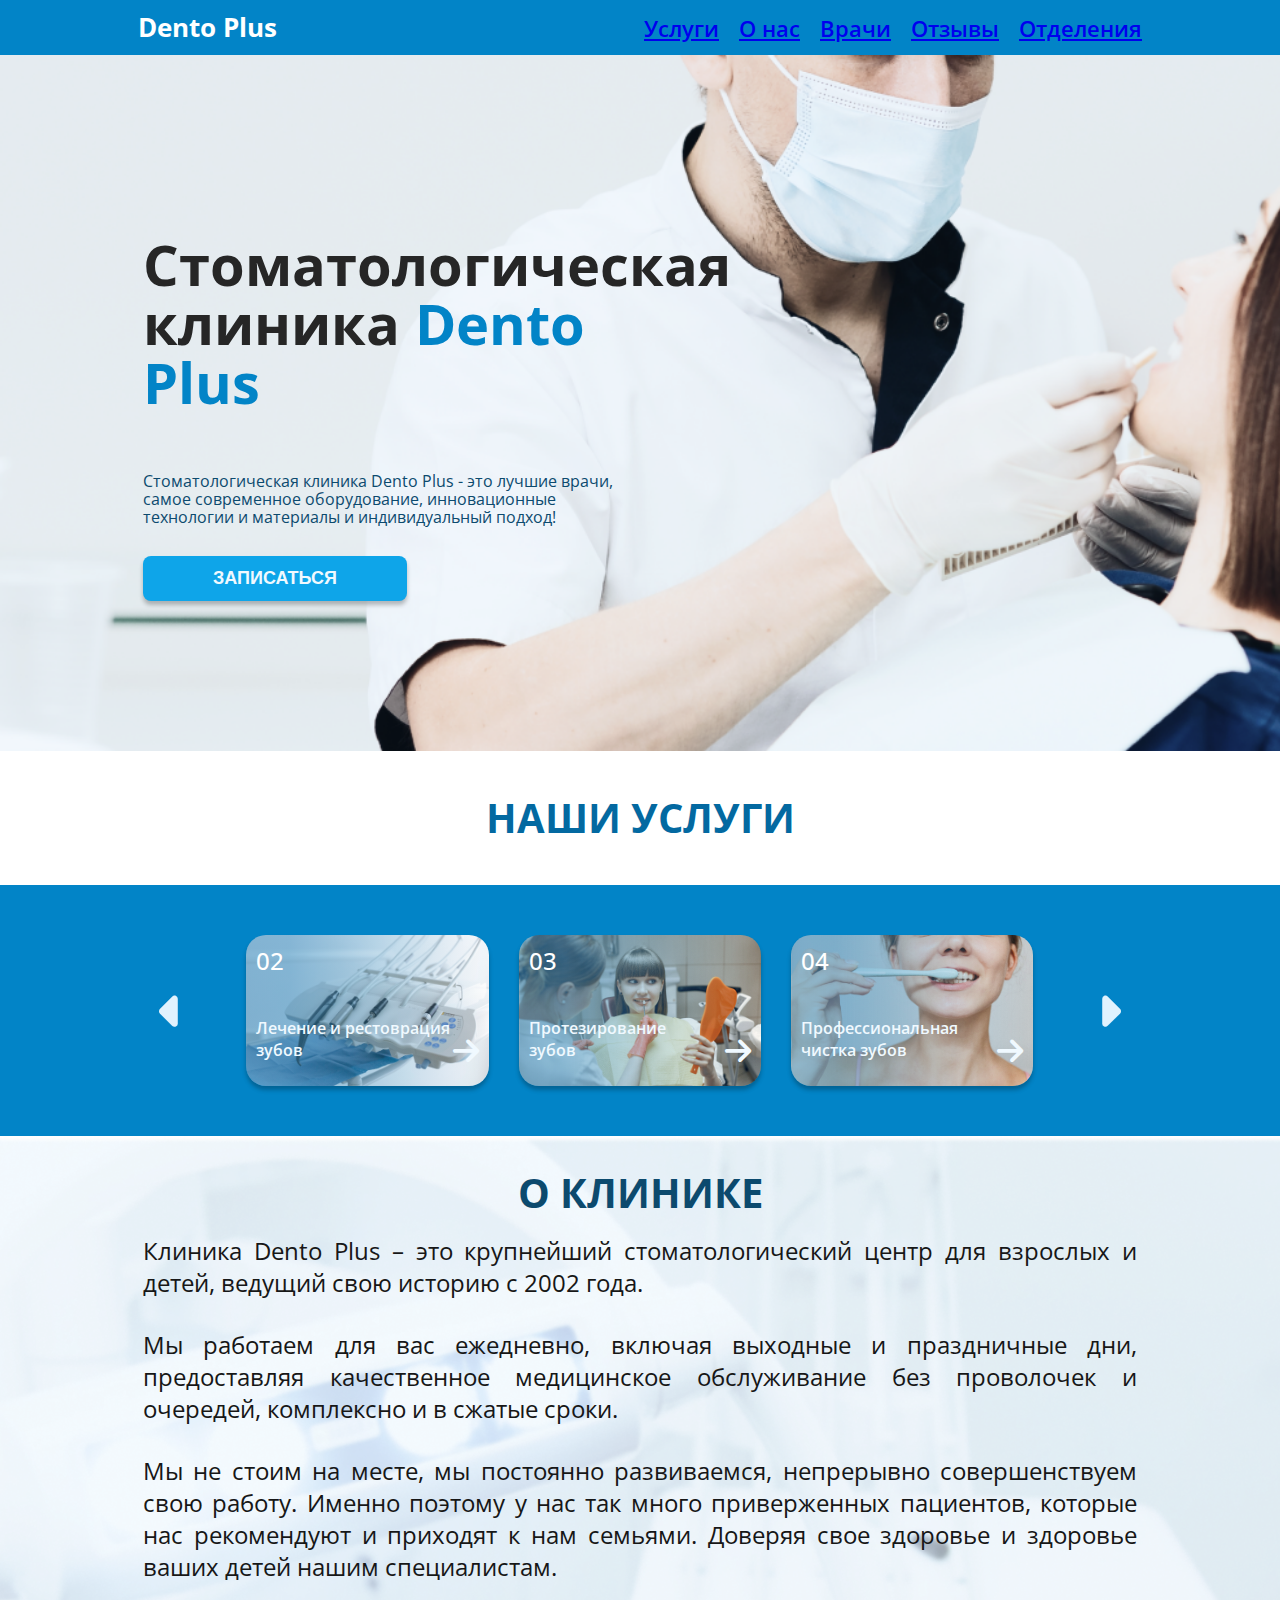
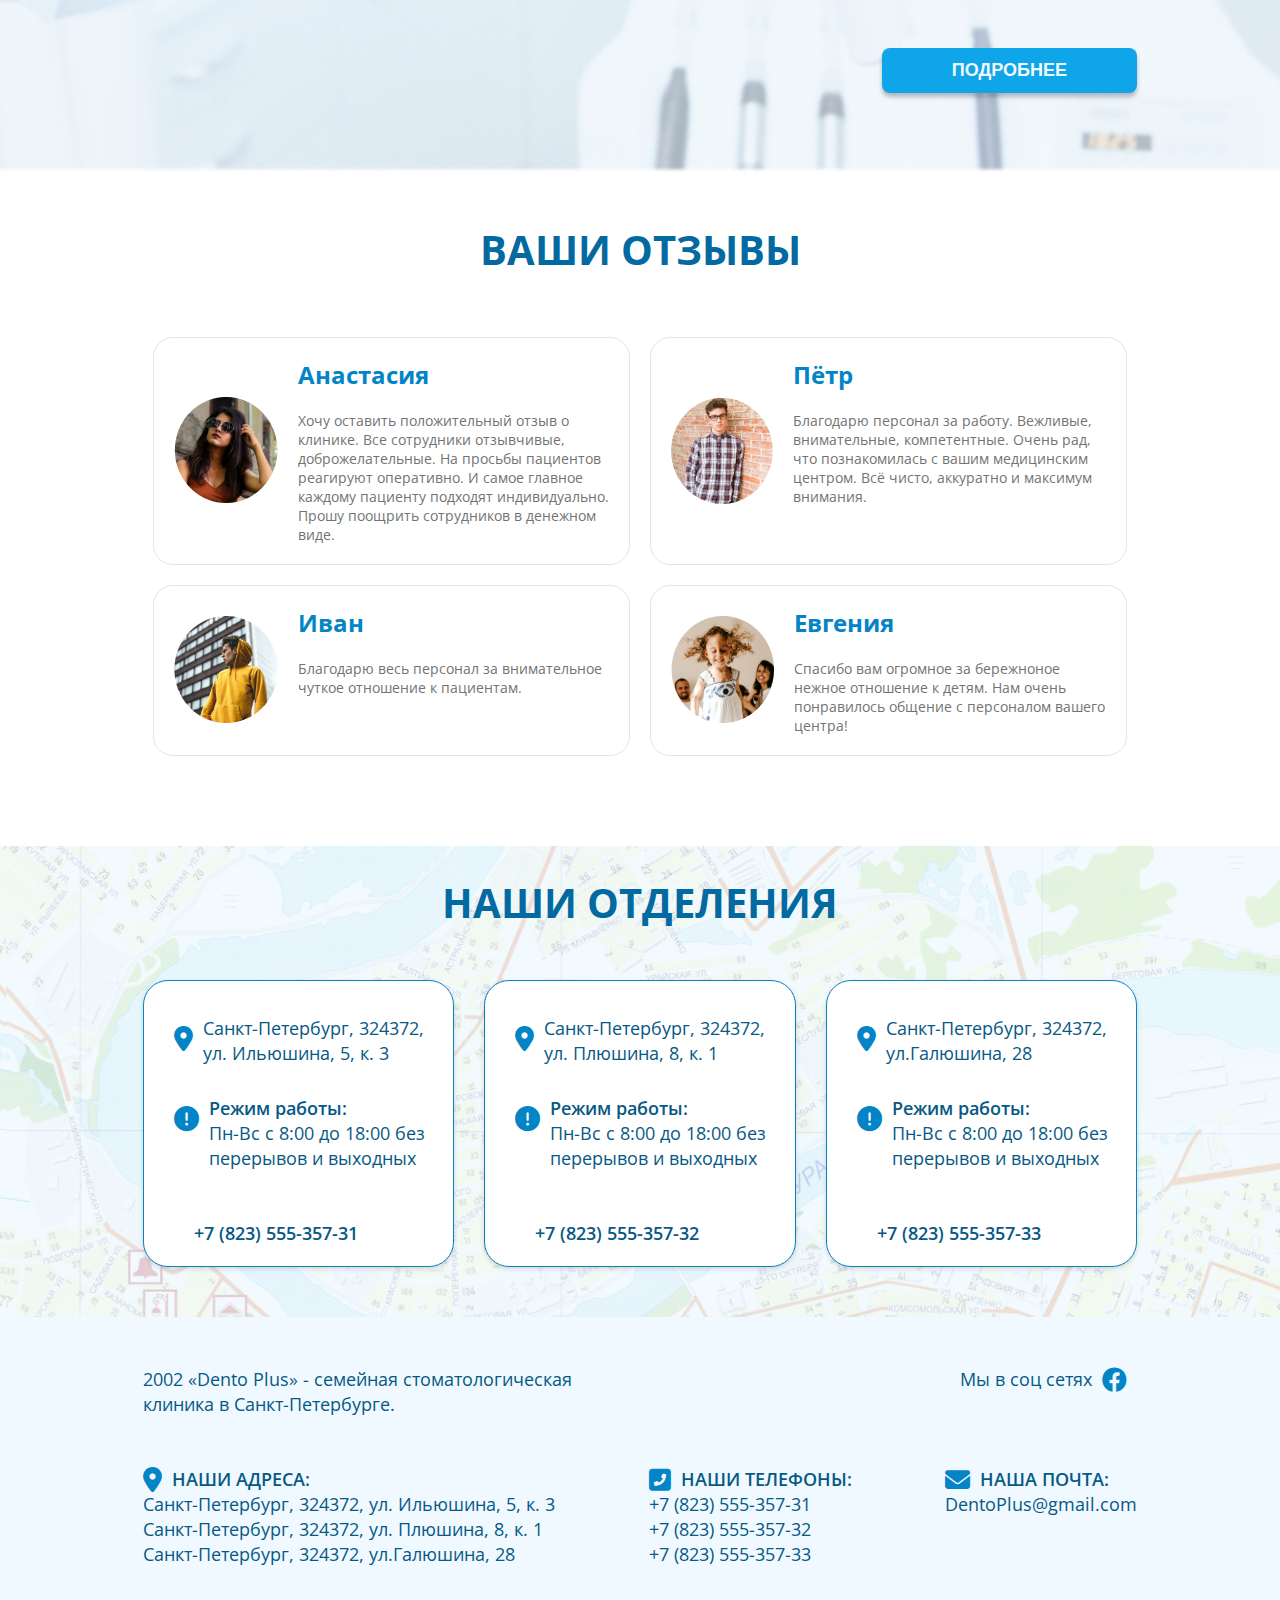
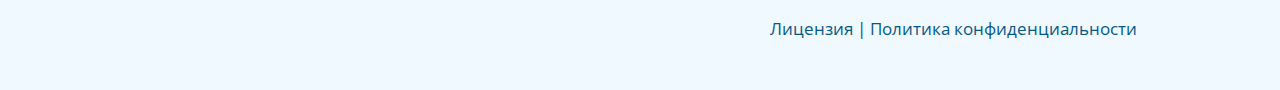
<file: index.html>
<!DOCTYPE html>
<html lang="en">
<head>
    <meta charset="UTF-8">
    <meta http-equiv="X-UA-Compatible" content="IE=edge">
    <meta name="viewport" content="width=device-width, initial-scale=1.0">
    <link rel="stylesheet" type="text/css" href="reset.css"/>
    <link rel="stylesheet" type="text/css" href="styles.css"/>
    <link rel="preconnect" href="https://fonts.googleapis.com">
    <link rel="preconnect" href="https://fonts.gstatic.com" crossorigin>
    <link href="https://fonts.googleapis.com/css2?family=Open+Sans:wght@400;600;700&display=swap" rel="stylesheet">
    <link rel="stylesheet" href="icons/css/all.css"/>
    <title>Dental clinic</title>
</head>
<body>
    <header>
        <nav class="header_menu_container">
            <ul class="header_navigation">
                <div class="header_name">
                    <p>Dentо Plus</p>
                </div>
                <div class="header_menu">                 
                    <li class="header_menu_blok">
                        <a href="caries.html#caries">Услуги</a>
                    </li>
                    <li class="header_menu_blok">
                        <a href="#about">О нас</a>
                    </li>
                    <li class="header_menu_blok">
                        <a href="doctors.html#doctors">Врачи</a>
                    </li>
                    <li class="header_menu_blok">
                        <a href="#reviews">Отзывы</a>
                    </li>
                    <li class="header_menu_blok">
                        <a href="#branches">Отделения</a>
                    </li>   
                </div>              
           </ul>
           <div class="mobile_menu">
            <button onclick="myFunction()" class="dropbtn">МЕНЮ</button>
            <div id="mobile_menu" class="mobile_menu_content">
              <a href="caries.html#caries">Услуги</a>
              <a href="#about">О нас</a>
              <a href="/doctors.html">Врачи</a>
              <a href="#reviews">Отзывы</a>
              <a href="#branches">Отделения</a>
            </div>
          </div>
        </nav>
        <div class="heder_container_img">
            <div class="heder_container">
                <div class="heder_title">
                    <h1>Стоматологическая клиника <span class="colortext">Dentо Plus</span></h1>
                </div>
                <div class="heder_text">
                    <p>
                        Стоматологическая клиника Dentо Plus - это лучшие врачи, 
                        самое современное оборудование, инновационные технологии 
                        и материалы и индивидуальный подход!
                    </p>
                </div>
                <div>
                    <button class="button">ЗАПИСАТЬСЯ</button>
                </div>
            </div>  
        </div>                
    </header>

    <main>
        <div class="services" id="service">
            <div class="service_title">
                <h2>НАШИ УСЛУГИ</h2>
            </div>
            <div class="service">
                <div class="service_container">
                    <div class="service_item_icon">
                        <i class="fa-solid fa-caret-left arrow"></i>
                    </div>
                    <div class="service_item_container">
                        <div class="service_item_container_1">
                            <div class="service_item">
                                <div class="namber">
                                    <p>02</p>
                                </div>
                                <div class="service_item_content">
                                    <div class="service_item_text">
                                        <p>Лечение и рестоврация зубов</p>
                                    </div>
                                    <div class="service_item_arrow">
                                        <i class="fas fa-arrow-right"></i>
                                    </div>
                                </div>
                            </div>
                        </div>
                        <div class="service_item_container_2">
                            <div class="service_item">
                                <div class="namber">
                                    <p>03</p>
                                </div>
                                <div class="service_item_content">
                                    <div class="service_item_text">
                                        <p>Протезирование <br>зубов</p>
                                    </div>
                                    <div class="service_item_arrow">
                                        <i class="fas fa-arrow-right"></i>
                                    </div>
                                </div>
                            </div>
                        </div>
                        <div class="service_item_container_3">
                            <div class="service_item">
                                <div class="namber">
                                    <p>04</p>
                                </div>
                                <div class="service_item_content">
                                    <div class="service_item_text">
                                        <p>Профессиональная чистка зубов</p>
                                    </div>
                                    <div class="service_item_arrow">
                                        <i class="fas fa-arrow-right"></i>
                                    </div>
                                </div>
                            </div>
                        </div>
                    </div>                    
                    <div class="service_item_icon">
                        <i class="fas fa-caret-right arrow"></i>
                    </div>
                </div>   
            </div>
        </div>
        <div class="about_clinic_container">
            <div class="about_clinic" id="about">
                <h2 class="about_clinic_title">О КЛИНИКЕ</h2>
                    <p class="about_clinic_text">
                        Клиника Dentо Plus – это крупнейший стоматологический центр
                        для взрослых и детей, ведущий свою историю с 2002 года.
                    </p>
                    <p class="about_clinic_text">
                       Мы работаем для вас ежедневно, включая выходные и праздничные
                       дни, предоставляя качественное медицинское обслуживание без
                       проволочек и очередей, комплексно и в сжатые сроки.
                    </p>
                    <p class="about_clinic_text">
                        Мы не стоим на месте, мы постоянно развиваемся, непрерывно 
                        совершенствуем свою работу. Именно поэтому у нас так много 
                        приверженных пациентов, которые нас рекомендуют и приходят 
                        к нам семьями. Доверяя свое здоровье и здоровье ваших детей
                        нашим специалистам.
                    </p>
                <div class="about_clinic_button">
                    <button class="button">ПОДРОБНЕЕ</button>
                </div>
            </div>
        </div>
        <div class="reviews_container" id="reviews">
            <h2 class="reviews_title">ВАШИ ОТЗЫВЫ</h2>
            <div class="reviews">
                <div class="reviews_people">
                    <div class="reviews_people_photo">
                        <img src="images/client-1.png" alt="photo">
                    </div>
                    <div class="reviews_people_content">
                        <p class="reviews_people_name">Анастасия</p>
                        <p class="reviews_people_text">
                            Хочу оставить положительный отзыв о клинике. Все сотрудники 
                            отзывчивые, доброжелательные. На просьбы пациентов реагируют
                            оперативно. И самое главное каждому пациенту подходят
                            индивидуально. Прошу поощрить сотрудников в денежном виде.
                        </p> 
                    </div>
                </div>
                <div class="reviews_people">
                    <div class="reviews_people_photo">
                        <img src="images/client-2.png" alt="photo">
                    </div>
                    <div class="reviews_people_content">
                        <p class="reviews_people_name">Пётр</p>
                        <p class="reviews_people_text">
                            Благодарю персонал за работу. Вежливые, внимательные,
                            компетентные. Очень рад, что познакомилась с вашим
                            медицинским центром. Всё чисто, аккуратно и максимум внимания.
                        </p> 
                    </div>
                </div>
                <div class="reviews_people">
                    <div class="reviews_people_photo">
                        <img src="images/client-3.png" alt="photo">
                    </div>
                    <div class="reviews_people_content">
                        <p class="reviews_people_name">Иван</p>
                        <p class="reviews_people_text">
                            Благодарю весь персонал за внимательное чуткое отношение
                            к пациентам.
                        </p> 
                    </div>
                </div>
                <div class="reviews_people">
                    <div class="reviews_people_photo">
                        <img src="images/client-4.png" alt="photo">
                    </div>
                    <div class="reviews_people_content">
                        <p class="reviews_people_name">Евгения</p>
                        <p class="reviews_people_text">
                            Спасибо вам огромное за бережноное нежное отношение к детям.
                            Нам очень понравилось общение с персоналом вашего центра!
                        </p> 
                    </div>
                </div>
            </div>
        </div>
        <div class="branches_container" id="branches">
            <h2 class="branches_title">НАШИ ОТДЕЛЕНИЯ</h2>
            <div class="branches">
                <div class="branch">
                    <div class="branch_adress">
                        <div>
                            <i class="fas fa-map-marker-alt icon"></i>
                        </div>                                    
                        <p>Санкт-Петербург, 324372, ул. Ильюшина, 5, к. 3 </p>
                    </div>
                    <div class="branch_working_mode">
                        <div>
                            <i class="fas fa-exclamation-circle icon"></i>
                        </div>
                        <p> <span class="boldtext">Режим работы:</span> <br> 
                            Пн-Вс с 8:00 до 18:00 без перерывов и выходных </p>
                    </div>
                    <p class="branch_phone">+7 (823) 555-357-31</p>
                </div> 
                <div class="branch">
                    <div class="branch_adress">
                        <div>
                            <i class="fas fa-map-marker-alt icon"></i>
                        </div>                                    
                        <p>Санкт-Петербург, 324372, ул. Плюшина, 8, к. 1 </p>
                    </div>
                    <div class="branch_working_mode">
                        <div>
                            <i class="fas fa-exclamation-circle icon"></i>
                        </div>
                        <p> <span class="boldtext">Режим работы:</span> <br> 
                            Пн-Вс с 8:00 до 18:00 без перерывов и выходных </p>
                    </div>
                    <p class="branch_phone">+7 (823) 555-357-32</p>
                </div> 
                <div class="branch">
                    <div class="branch_adress">
                        <div>
                            <i class="fas fa-map-marker-alt icon"></i>
                        </div>                                    
                        <p>Санкт-Петербург, 324372, ул.Галюшина, 28 </p>
                    </div>
                    <div class="branch_working_mode">
                        <div>
                            <i class="fas fa-exclamation-circle icon"></i>
                        </div>
                        <p> <span class="boldtext">Режим работы:</span> <br> 
                            Пн-Вс с 8:00 до 18:00 без перерывов и выходных </p>
                    </div>
                    <p class="branch_phone">+7 (823) 555-357-33</p>
                </div>               
            </div>
        </div>
    </main>
    <footer>
        <div class="footer">
            <div class="footer_top">
                <div class="footer_top_text">
                    2002 «Dentо Plus» - семейная стоматологическая клиника
                    в Санкт-Петербурге.
                </div>                
                <div class="footer_top_facebook">
                    <p>Мы в соц сетях</p>
                    <div class="footer_top_facebook_icon">
                        <i class="fab fa-facebook"></i>
                    </div>
                </div>                
            </div>
            <div class="footer_bottom">
                <div class="footer_bottom_blok">
                    <div class="footer_botton_title">
                        <i class="fas fa-map-marker-alt icon_footer"></i>
                        <p><span class="boldtext">НАШИ АДРЕСА:</span></p> 
                    </div> 
                    <div>
                        <p>Санкт-Петербург, 324372, ул. Ильюшина, 5, к. 3 </p>
                        <p>Санкт-Петербург, 324372, ул. Плюшина, 8, к. 1 </p>
                        <p>Санкт-Петербург, 324372, ул.Галюшина, 28 </p>
                    </div>                                                        
                </div>
                <div class="footer_bottom_blok">
                    <div class="footer_botton_title">
                        <i class="fas fa-phone-square-alt icon_footer"></i>
                        <p><span class="boldtext">НАШИ ТЕЛЕФОНЫ:</span></p> 
                    </div> 
                    <div>
                        <p>+7 (823) 555-357-31</p>
                        <p>+7 (823) 555-357-32</p>
                        <p>+7 (823) 555-357-33</p>
                    </div>                                                        
                </div>
                <div class="footer_bottom_blok">
                    <div class="footer_botton_title">
                        <i class="fas fa-envelope icon_footer"></i>
                        <p><span class="boldtext">НАША ПОЧТА:</span></p> 
                    </div>                     
                        <p>DentoPlus@gmail.com</p>                                                                            
                </div>
            </div>
            <p class="footer_bottom_license">Лицензия | Политика конфиденциальности</p>            
        </div>        
    </footer>
    <script>
        /* Когда пользователь нажимает на кнопку,
        переключаться между скрытием и отображением выпадающего содержимого */
        function myFunction() {
          document.getElementById("mobile_menu").classList.toggle("show");
        }        
        </script>    
</body>
</html>
</file>
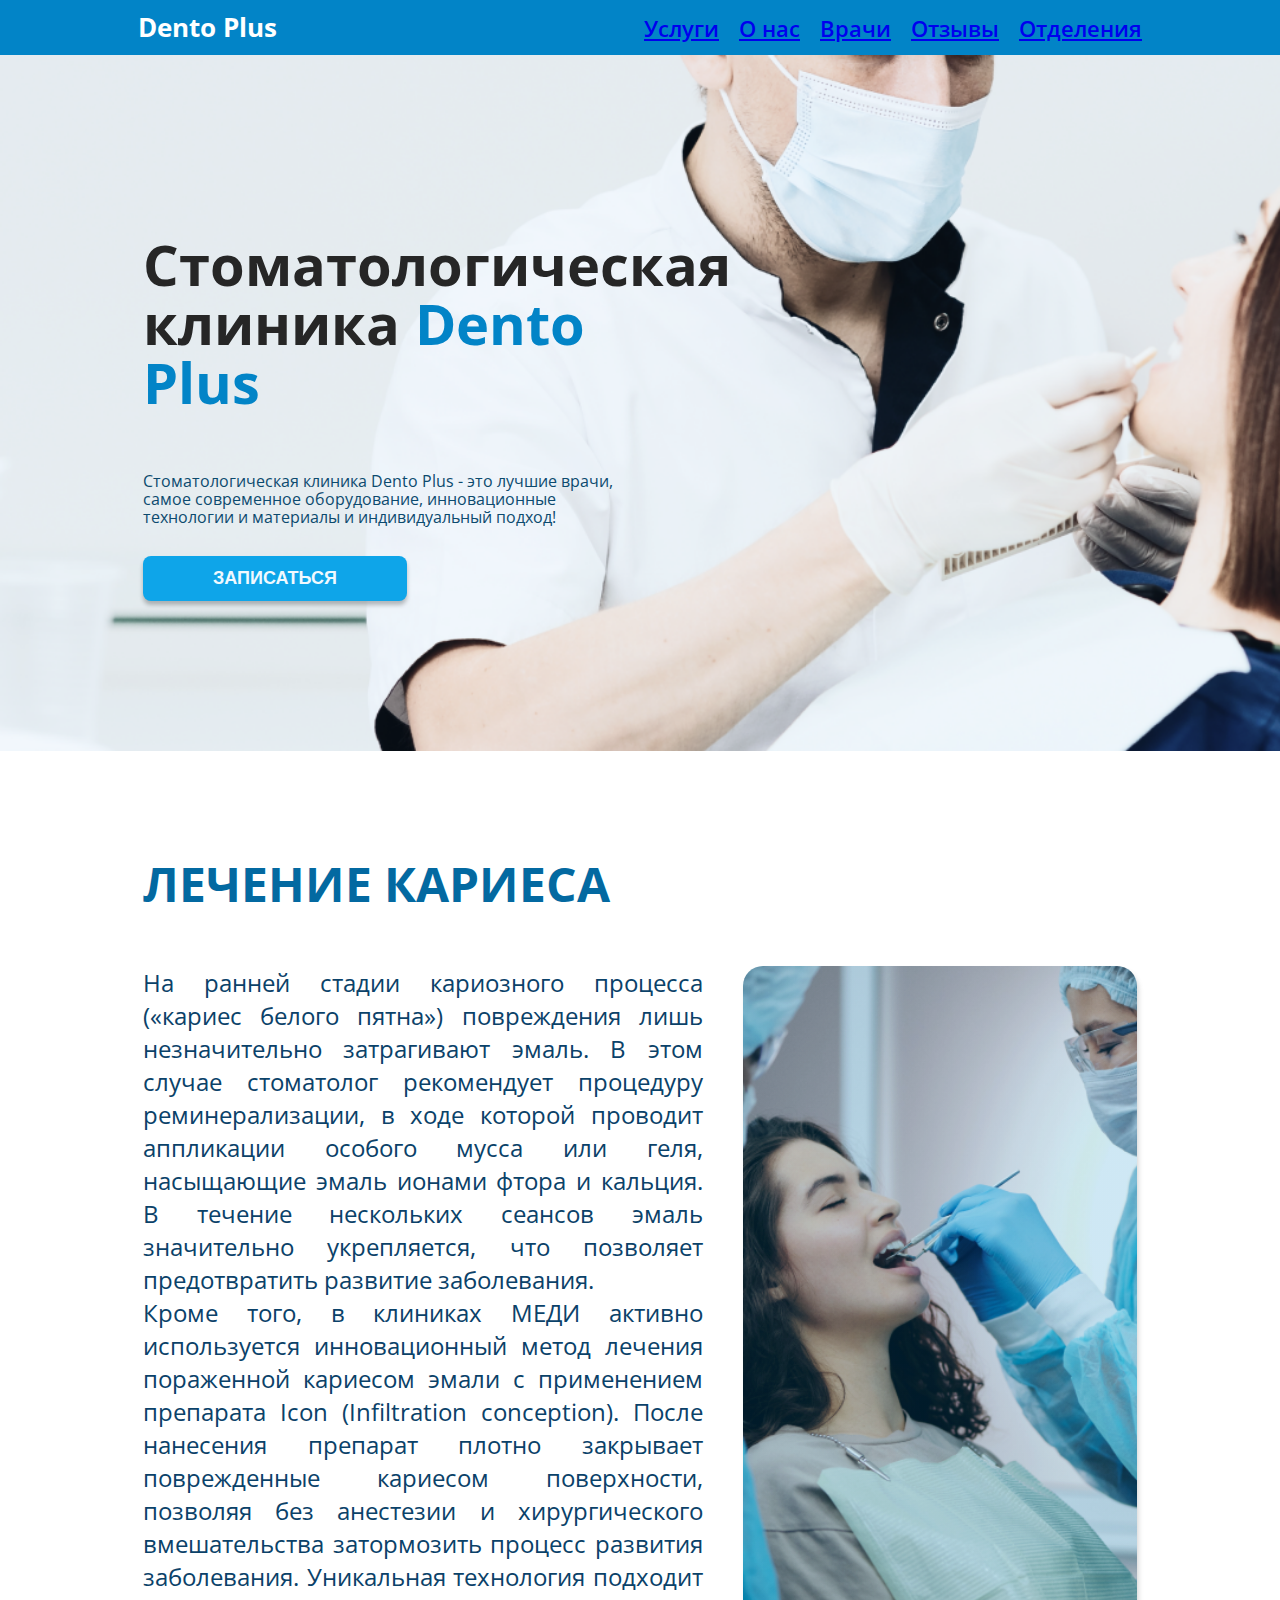
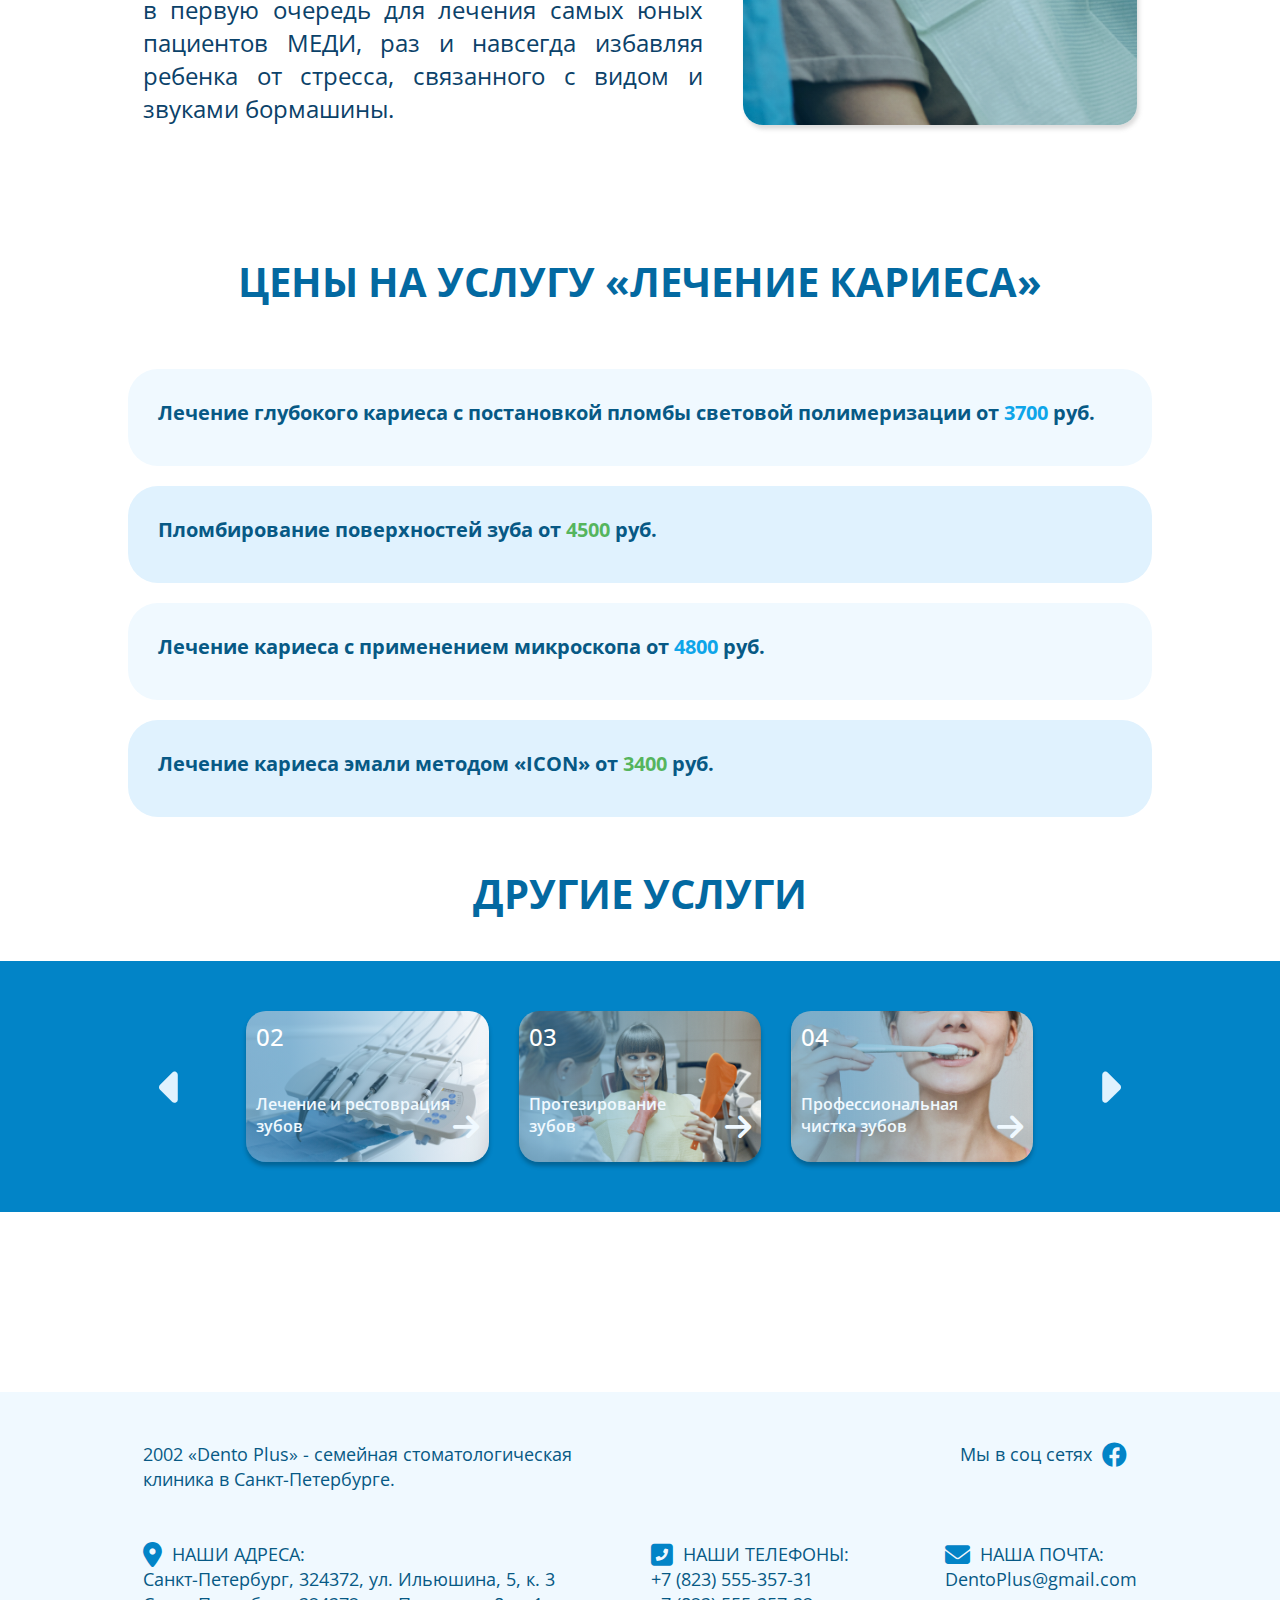
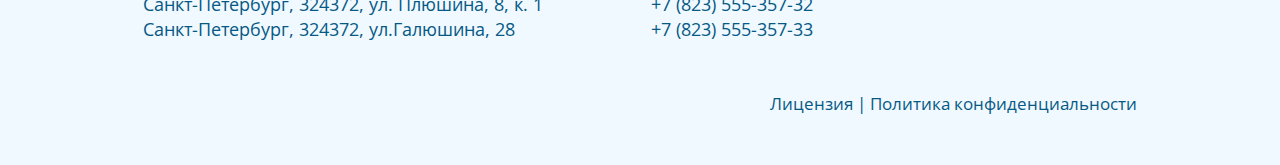
<file: caries.html>
<!DOCTYPE html>
<html lang="en">
<head>
    <meta charset="UTF-8">
    <meta http-equiv="X-UA-Compatible" content="IE=edge">
    <meta name="viewport" content="width=device-width, initial-scale=1.0">
    <link rel="stylesheet" type="text/css" href="reset.css"/>
    <link rel="stylesheet" type="text/css" href="caries.css"/>
    <link rel="preconnect" href="https://fonts.googleapis.com">
    <link rel="preconnect" href="https://fonts.gstatic.com" crossorigin>
    <link href="https://fonts.googleapis.com/css2?family=Open+Sans:wght@400;600;700&display=swap" rel="stylesheet">
    <link rel="stylesheet" href="icons/css/all.css"/>
    <title>Dental clinic</title>
</head>
<body>
    <header>
        <nav class="header_menu_container">
            <ul class="header_navigation">
                <div class="header_name">
                    <p>Dentо Plus</p>
                </div>
                <div class="header_menu">                 
                    <li class="header_menu_blok">
                        <a href="/#service">Услуги</a>
                    </li>
                    <li class="header_menu_blok">
                        <a href="/#about">О нас</a>
                    </li>
                    <li class="header_menu_blok">
                        <a href="doctors.html#doctors">Врачи</a>
                    </li>
                    <li class="header_menu_blok">
                        <a href="/#reviews">Отзывы</a>
                    </li>
                    <li class="header_menu_blok">
                        <a href="/#branches">Отделения</a>
                    </li>   
                </div>              
           </ul>
           <div class="mobile_menu">
            <button onclick="myFunction()" class="dropbtn">МЕНЮ</button>
            <div id="mobile_menu" class="mobile_menu_content">
              <a href="/#service">Услуги</a>
              <a href="/#about">О нас</a>
              <a href="doctors.html#doctors">Врачи</a>
              <a href="/#reviews">Отзывы</a>
              <a href="/#branches">Отделения</a>
            </div>
          </div>
        </nav>
        <div class="heder_container_img">
            <div class="heder_container">
                <div class="heder_title">
                    <h1>Стоматологическая клиника <span class="colortext">Dentо Plus</span></h1>
                </div>
                <div class="heder_text">
                    <p>
                        Стоматологическая клиника Dentо Plus - это лучшие врачи, 
                        самое современное оборудование, инновационные технологии 
                        и материалы и индивидуальный подход!
                    </p>
                </div>
                <div>
                    <button class="button">ЗАПИСАТЬСЯ</button>
                </div>
            </div>  
        </div>                
    </header>
    <main>
        <div class="caries" id="caries">
            <h2 class="caries_title">ЛЕЧЕНИЕ КАРИЕСА</h2>
            <div class="caries_blok">
                <div class="caries_text">
                    <p class="text">На ранней стадии кариозного процесса («кариес белого пятна»)
                        повреждения лишь незначительно затрагивают эмаль. В этом 
                        случае стоматолог рекомендует процедуру реминерализации,
                        в ходе которой проводит аппликации особого мусса или геля, 
                        насыщающие эмаль ионами фтора и кальция. В течение нескольких
                        сеансов эмаль значительно укрепляется, что позволяет 
                        предотвратить развитие заболевания.
                    </p>
                    <p class="text">
                        Кроме того, в клиниках МЕДИ активно используется инновационный 
                        метод лечения пораженной кариесом эмали с применением препарата 
                        Icon (Infiltration conception). После нанесения препарат плотно 
                        закрывает поврежденные кариесом поверхности, позволяя без 
                        анестезии и хирургического вмешательства затормозить процесс 
                        развития заболевания. Уникальная технология подходит в первую 
                        очередь для лечения самых юных пациентов МЕДИ, раз и навсегда
                        избавляя ребенка от стресса, связанного с видом и звуками 
                        бормашины.
                    </p>
                </div>
                <div class="caries_photo"></div>
            </div>
        </div>
        <div class="prices">
            <h2 class="prices_title">ЦЕНЫ НА УСЛУГУ «ЛЕЧЕНИЕ КАРИЕСА»</h2>
            <div class="prices_1">
                <p>Лечение глубокого кариеса с постановкой пломбы световой 
                полимеризации от <span class="colortext_blue">3700</span> руб.</p>
            </div>
            <div class="prices_2">
                <p>Пломбирование поверхностей зуба от <span class="colortext_green">4500</span> руб.</p>
            </div>
            <div class="prices_1">
                <p>Лечение кариеса с применением микроскопа от <span class="colortext_blue">4800</span> руб.</p>
            </div>
            <div class="prices_2">
                <p>Лечение кариеса эмали методом «ICON» от <span class="colortext_green">3400</span> руб.</p>
            </div>
        </div>
        <div class="services">
            <div class="service_title">
                <h2>ДРУГИЕ УСЛУГИ</h2>
            </div>
            <div class="service">
                <div class="service_container">
                    <div class="service_item_icon">
                        <i class="fa-solid fa-caret-left arrow"></i>
                    </div>
                    <div class="service_item_container">
                        <div class="service_item_container_1">
                            <div class="service_item">
                                <div class="namber">
                                    <p>02</p>
                                </div>
                                <div class="service_item_content">
                                    <div class="service_item_text">
                                        <p>Лечение и рестоврация зубов</p>
                                    </div>
                                    <div class="service_item_arrow">
                                        <i class="fas fa-arrow-right"></i>
                                    </div>
                                </div>
                            </div>
                        </div>
                        <div class="service_item_container_2">
                            <div class="service_item">
                                <div class="namber">
                                    <p>03</p>
                                </div>
                                <div class="service_item_content">
                                    <div class="service_item_text">
                                        <p>Протезирование <br>зубов</p>
                                    </div>
                                    <div class="service_item_arrow">
                                        <i class="fas fa-arrow-right"></i>
                                    </div>
                                </div>
                            </div>
                        </div>
                        <div class="service_item_container_3">
                            <div class="service_item">
                                <div class="namber">
                                    <p>04</p>
                                </div>
                                <div class="service_item_content">
                                    <div class="service_item_text">
                                        <p>Профессиональная чистка зубов</p>
                                    </div>
                                    <div class="service_item_arrow">
                                        <i class="fas fa-arrow-right"></i>
                                    </div>
                                </div>
                            </div>
                        </div>
                    </div>                    
                    <div class="service_item_icon">
                        <i class="fas fa-caret-right arrow"></i>
                    </div>
                </div>   
            </div>
        </div>
    </main>
    <footer>
        <div class="footer">
            <div class="footer_top">
                <div class="footer_top_text">
                    2002 «Dentо Plus» - семейная стоматологическая клиника
                    в Санкт-Петербурге.
                </div>                
                <div class="footer_top_facebook">
                    <p>Мы в соц сетях</p>
                    <div class="footer_top_facebook_icon">
                        <i class="fab fa-facebook"></i>
                    </div>
                </div>                
            </div>
            <div class="footer_bottom">
                <div class="footer_bottom_blok">
                    <div class="footer_botton_title">
                        <i class="fas fa-map-marker-alt icon_footer"></i>
                        <p><span class="boldtext">НАШИ АДРЕСА:</span></p> 
                    </div> 
                    <div>
                        <p>Санкт-Петербург, 324372, ул. Ильюшина, 5, к. 3 </p>
                        <p>Санкт-Петербург, 324372, ул. Плюшина, 8, к. 1 </p>
                        <p>Санкт-Петербург, 324372, ул.Галюшина, 28 </p>
                    </div>                                                        
                </div>
                <div class="footer_bottom_blok">
                    <div class="footer_botton_title">
                        <i class="fas fa-phone-square-alt icon_footer"></i>
                        <p><span class="boldtext">НАШИ ТЕЛЕФОНЫ:</span></p> 
                    </div> 
                    <div>
                        <p>+7 (823) 555-357-31</p>
                        <p>+7 (823) 555-357-32</p>
                        <p>+7 (823) 555-357-33</p>
                    </div>                                                        
                </div>
                <div class="footer_bottom_blok">
                    <div class="footer_botton_title">
                        <i class="fas fa-envelope icon_footer"></i>
                        <p><span class="boldtext">НАША ПОЧТА:</span></p> 
                    </div>                     
                        <p>DentoPlus@gmail.com</p>                                                                            
                </div>
            </div>
            <p class="footer_bottom_license">Лицензия | Политика конфиденциальности</p>            
        </div>        
    </footer>
    <script>
        /* Когда пользователь нажимает на кнопку,
        переключаться между скрытием и отображением выпадающего содержимого */
        function myFunction() {
          document.getElementById("mobile_menu").classList.toggle("show");
        }        
    </script>    
</body>
</html>
</file>
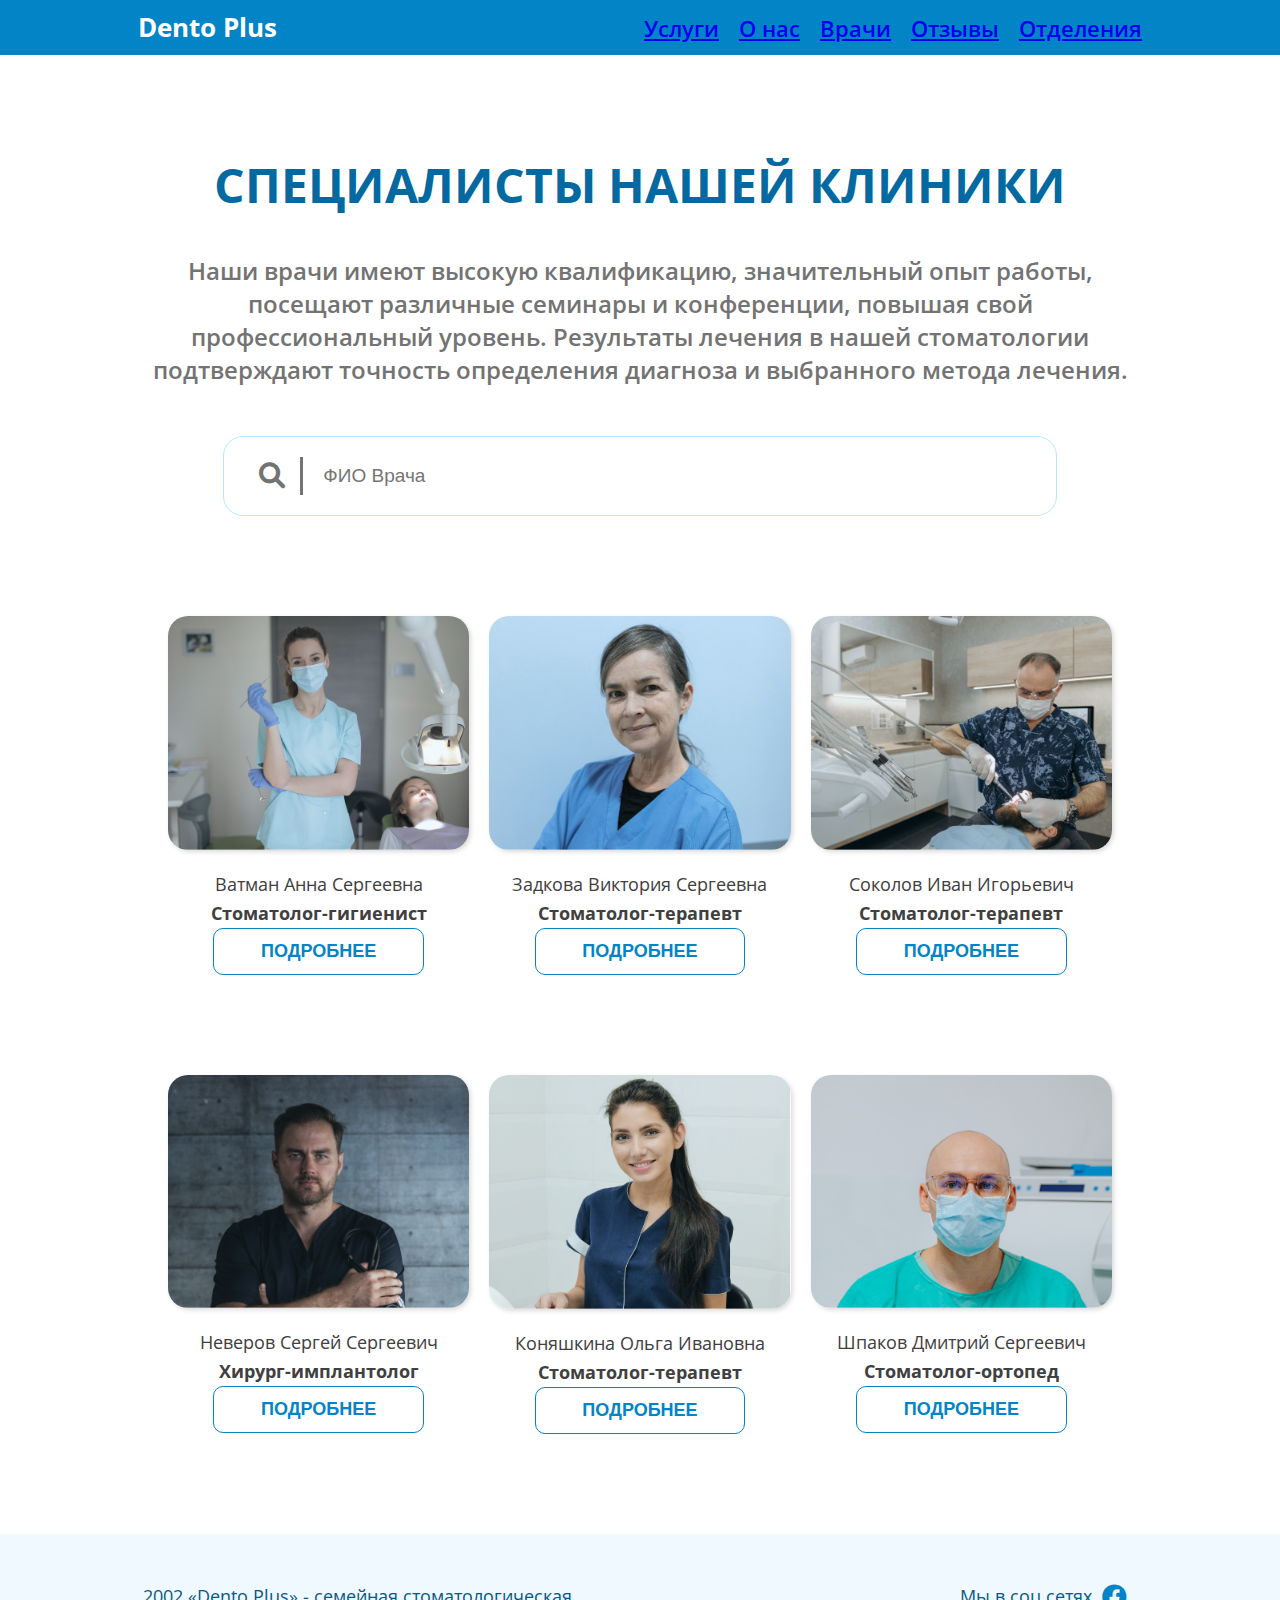
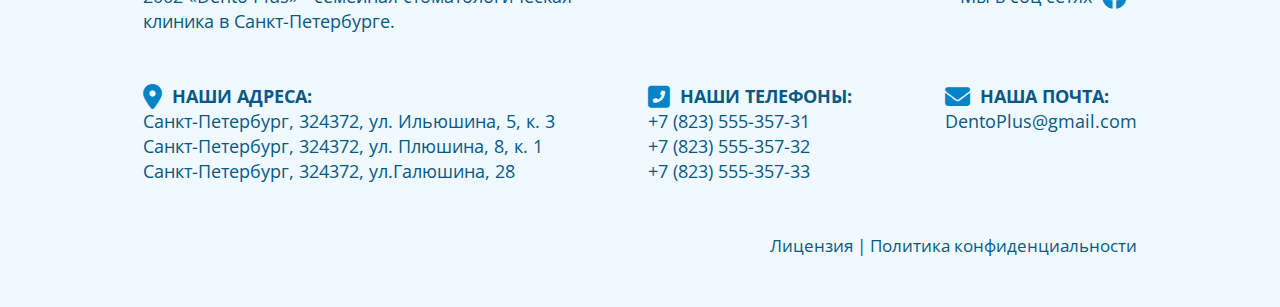
<file: doctors.html>
<!DOCTYPE html>
<html lang="en">
<head>
    <meta charset="UTF-8">
    <meta http-equiv="X-UA-Compatible" content="IE=edge">
    <meta name="viewport" content="width=device-width, initial-scale=1.0">
    <link rel="stylesheet" type="text/css" href="reset.css"/>
    <link rel="stylesheet" type="text/css" href="doctors.css"/>
    <link rel="preconnect" href="https://fonts.googleapis.com">
    <link rel="preconnect" href="https://fonts.gstatic.com" crossorigin>
    <link href="https://fonts.googleapis.com/css2?family=Open+Sans:wght@400;600;700&display=swap" rel="stylesheet">
    <link rel="stylesheet" href="icons/css/all.css"/>
    <title>Dental clinic</title>
</head>
<body>
    <header>
        <nav class="header_menu_container">
            <ul class="header_navigation">
                <div class="header_name">
                    <p>Dentо Plus</p>
                </div>
                <div class="header_menu">                 
                    <li class="header_menu_blok">
                        <a href="caries.html#caries">Услуги</a>
                    </li>
                    <li class="header_menu_blok">
                        <a href="/#about">О нас</a>
                    </li>
                    <li class="header_menu_blok">
                        <a href="#doctors">Врачи</a>
                    </li>
                    <li class="header_menu_blok">
                        <a href="/#reviews">Отзывы</a>
                    </li>
                    <li class="header_menu_blok">
                        <a href="/#branches">Отделения</a>
                    </li>   
                </div>              
           </ul>
           <div class="mobile_menu">
            <button onclick="myFunction()" class="dropbtn">МЕНЮ</button>
            <div id="mobile_menu" class="mobile_menu_content">
              <a href="caries.html#caries">Услуги</a>
              <a href="/#about">О нас</a>
              <a href="#doctors">Врачи</a>
              <a href="/#reviews">Отзывы</a>
              <a href="/#branches">Отделения</a>
            </div>
          </div>
        </nav>
   </header>
   <main>
       <div class="doctors_of_clinic">
           <h2 class="doctors_of_clinic_title">СПЕЦИАЛИСТЫ НАШЕЙ КЛИНИКИ</h2>
           <p class="doctors_of_clinic_text">Наши врачи ​имеют высокую квалификацию, значительный опыт
               работы, посещают различные семинары и конференции, повышая
               свой профессиональный уровень. Результаты лечения в нашей
               стоматологии подтверждают точность определения диагноза 
               и выбранного метода лечения. </p>
            <div class="doctors_of_clinic_input">
                <i class="fas fa-search doctors_of_clinic_icon"></i>
                <input id="doctors_of_clinic_input" type="text" placeholder="ФИО Врача">
           </div>     
       </div> 
       <div class="doctors" id="doctors">
           <div class="doctor">
               <div class="doctor_photo">
                  <img src="images/doctor-1.png" width="100%" height="100%">
               </div>
               <div class="doctor_text">
                 <p>Ватман Анна Сергеевна</p>
                 <p class="boldtext">Стоматолог-гигиенист</p>
               </div>
               <button>ПОДРОБНЕЕ</button>
           </div>
           <div class="doctor">
              <div class="doctor_photo">
                 <img src="images/doctor-2.png" width="100%" height="100%">
              </div>
              <div class="doctor_text">
                 <p>Задкова Виктория Сергеевна</p>
                 <p class="boldtext">Стоматолог-терапевт</p>
              </div>
               <button>ПОДРОБНЕЕ</button>
            </div> 
            <div class="doctor">
                <div class="doctor_photo">
                   <img src="images/doctor-3.png" width="100%" height="100%">
                </div>
                <div class="doctor_text">
                   <p>Соколов Иван Игорьевич</p>
                   <p class="boldtext">Стоматолог-терапевт</p>
                </div>
                 <button>ПОДРОБНЕЕ</button>
            </div>
            <div class="doctor">
                <div class="doctor_photo">
                   <img src="images/doctor-4.png" width="100%" height="100%">
                </div>
                <div class="doctor_text">
                   <p>Неверов Сергей Сергеевич</p>
                   <p class="boldtext">Хирург-имплантолог</p>
                </div>
                 <button>ПОДРОБНЕЕ</button>
            </div>
            <div class="doctor">
                <div class="doctor_photo">
                   <img src="images/doctor-5.png" width="100%" height="100%">
                </div>
                <div class="doctor_text">
                   <p>Коняшкина Ольга Ивановна</p>
                   <p class="boldtext">Стоматолог-терапевт</p>
                </div>
                 <button>ПОДРОБНЕЕ</button>
            </div>
            <div class="doctor">
                <div class="doctor_photo">
                   <img src="images/doctor-6.png" width="100%" height="100%">
                </div>
                <div class="doctor_text">
                   <p>Шпаков Дмитрий Сергеевич</p>
                   <p class="boldtext">Стоматолог-ортопед</p>
                </div>
                 <button>ПОДРОБНЕЕ</button>
            </div>
       </div>        
   </main>
 <footer>
     <div class="footer">
        <div class="footer_top">
            <div class="footer_top_text">
                2002 «Dentо Plus» - семейная стоматологическая клиника
                в Санкт-Петербурге.
            </div>                
            <div class="footer_top_facebook">
                <p>Мы в соц сетях</p>
                <div class="footer_top_facebook_icon">
                    <i class="fab fa-facebook"></i>
                </div>
            </div>                
        </div>
        <div class="footer_bottom">
            <div class="footer_bottom_blok">
                <div class="footer_botton_title">
                    <i class="fas fa-map-marker-alt icon_footer"></i>
                    <p><span class="boldtext">НАШИ АДРЕСА:</span></p> 
                </div> 
                <div>
                    <p>Санкт-Петербург, 324372, ул. Ильюшина, 5, к. 3 </p>
                    <p>Санкт-Петербург, 324372, ул. Плюшина, 8, к. 1 </p>
                    <p>Санкт-Петербург, 324372, ул.Галюшина, 28 </p>
                </div>                                                        
            </div>
            <div class="footer_bottom_blok">
                <div class="footer_botton_title">
                    <i class="fas fa-phone-square-alt icon_footer"></i>
                    <p><span class="boldtext">НАШИ ТЕЛЕФОНЫ:</span></p> 
                </div> 
                <div>
                    <p>+7 (823) 555-357-31</p>
                    <p>+7 (823) 555-357-32</p>
                    <p>+7 (823) 555-357-33</p>
                </div>                                                        
            </div>
            <div class="footer_bottom_blok">
                <div class="footer_botton_title">
                    <i class="fas fa-envelope icon_footer"></i>
                    <p><span class="boldtext">НАША ПОЧТА:</span></p> 
                </div>                     
                    <p>DentoPlus@gmail.com</p>                                                                            
            </div>
        </div>
        <p class="footer_bottom_license">Лицензия | Политика конфиденциальности</p>            
    </div>            
</footer>
  <script>
      /* Когда пользователь нажимает на кнопку,
      переключаться между скрытием и отображением выпадающего содержимого */
      function myFunction() {
         document.getElementById("mobile_menu").classList.toggle("show");
      }        
    </script> 
</body>
</html>
</file>
<file: styles.css>
* {
    box-sizing: border-box;
}

html {
    font-family: 'Open Sans', sans-serif;
    --offset: 20px; /*значение отступов между колонками*/
    --basic-blue: #0284C7; /*основной синий,заголовки отзывы, рамка наши отделения*/
    --blue-footer:#F0F9FF; /*footer, цвет текста на кнопке, текст на фото в услугах*/
    --light-blue:#E0F2FE; /*светло-голубой*/
    --header-color:#0369A1; /*цвет заголовков*/
    --button-color:#0EA5E9; /* основной цвет кнопки*/
    --about-clinic-text:#171717; /*цвет текста в разделе о клинике*/
    --text-menu:#FFFFFF; /*текст меню, фон отзывы*/
    --text-reviews:#737373; /*текст отзывы*/
    --border-reviews:#E5E5E5; /*цвет рамки отзывы*/
    --heder-text-color:#0C4A6E; /*цвет текста в заголовке, цвет заголовка в разделе о клиние*/
    --text-footer:#075985; /*цвет текста footer, наши отделения*/
}

.header_menu_container {
    background-color: var(--basic-blue);
    display: flex;
    
}

.header_navigation {
    margin: auto;
    max-width: 1024px;
    width: 100%;
    display: flex;
    justify-content: space-between;
    
}

.header_name {
    font-size: 26px;
    color: var( --text-menu);
    font-weight: 700;
    line-height: 35px;
    text-align: center;
    padding: 10px;
}

.header_menu {
    font-weight: 600;
    font-size: 22px;
    line-height: 30px;
    text-align: center;
    color: var( --text-menu); 
    display: flex;
    justify-content: space-between; 
    align-items: center;
}

.header_menu_blok {
   padding: 10px;
}

.heder_container_img {
    background-image: url(images/hero.png);
    background-size: cover;
    background-position: center top;    
}

.heder_container {
    margin: auto;
    max-width: 1024px;
    width: 100%;
    padding: 150px 15px;
}

.heder_title {
    display: block;
    font-size: 56px;
    font-weight: 700;
    line-height: 59px;
    color: #262626;
    width: calc(100% / 2 - var(--offset));
    padding: 30px 0px;
}

.colortext {
    color: var(--basic-blue);
}

.heder_text {
    display: block;
    width: calc(100% / 2 - var(--offset));
    font-weight: 400;
    font-size: 16px;
    line-height: 18px;  
    text-align: left;
    color: var(--heder-text-color);
    padding: 30px 0px;
}

.button {
    background-color: var(--button-color);
    border: none;
    border-radius: 8px;
    font-weight: 700;
    font-size: 18px;
    line-height: 25px;
    text-align: center;
    color: var(--blue-footer);
    padding: 10px 70px;
    box-shadow: 0px 4px 4px rgba(0, 0, 0, 0.25);
}

.mobile_menu {
    display: none;
    position: absolute;
}

.service_title {
    display: block;
    font-size: 40px;
    font-weight: 700;
    line-height: 54px;
    text-align: center;
    color: var(--header-color);
    padding: 40px 0px;
}

.service {
    background-color: var(--basic-blue);
    padding: 50px 15px;
}

.service_container {
    margin: auto;
    max-width: 1024px;
    width: 100%;
    display: flex;
    justify-content: space-around;
}

.service_item_icon {
    display: flex;
    align-items: center;
}

.arrow {
    font-size: 50px;
    color: var(--light-blue);
}

.service_item_container {
    display: flex;
    justify-content: space-between;
}

.service_item_container_1 {
    background:linear-gradient(to right,  rgba(69, 151, 199, 0.57) 18%, transparent 100%), url(images/service-3.png);
    background-size: cover;
    background-position: center top; 
    width: calc(100% / 3 - var(--offset));
    border-radius: 20px;
    box-shadow: 0px 4px 4px rgba(0, 0, 0, 0.25);
    padding: 10px;
}

.service_item_container_2 {
    background:linear-gradient(to right,  rgba(69, 151, 199, 0.57) 18%, transparent 100%), url(images/service-2.png);
    background-size: cover;
    background-position: center top; 
    width: calc(100% / 3 - var(--offset));
    border-radius: 20px;
    box-shadow: 0px 4px 4px rgba(0, 0, 0, 0.25);
    padding: 10px;
}

.service_item_container_3 {
    background:linear-gradient(to right,  rgba(69, 151, 199, 0.57) 18%, transparent 100%), url(images/service-1.png);
    background-size: cover;
    background-position: center top; 
    width: calc(100% / 3 - var(--offset));
    border-radius: 20px;
    box-shadow: 0px 4px 4px rgba(0, 0, 0, 0.25);
    padding: 10px;
}

.namber {
    display: block;
    text-align: start;
    font-weight: 500;
    font-size: 24px;
    line-height: 32px;
    color: var(--text-menu);
    padding-bottom: 40px;
}

.service_item {
    display: flex;
    flex-direction: column;
}

.service_item_content {
    display: flex;
    justify-content: space-between;
    font-weight: 600;
    font-size: 16px;
    line-height: 22px;
    color: var(--blue-footer);
}

.service_item_text {
    flex-grow: 2;
    color: var(--blue-footer);
    width: 70%;
    padding-bottom: 15px;
    align-self: flex-end;
}

.service_item_arrow {
    
    color: var(--blue-footer);
    font-size: 30px;
    align-self: flex-end;
    padding-bottom: 10px;
}

.about_clinic_container {
    background-image: url(images/background-1.png);
    background-size: cover;
    background-position: center top;
}

.about_clinic {
    margin: auto;
    max-width: 1024px;
    width: 100%;
    padding: 30px 15px;
}

.about_clinic_title {
    font-weight: 700;
    font-size: 40px;
    line-height: 54px;
    text-align: center;
    color: var(--heder-text-color);  
}

.about_clinic_text {
    font-weight: 400;
    font-size: 24px;
    line-height: 32px;
    text-align: justify;
    color: var(--about-clinic-text);
    padding: 15px 0px;
}

.about_clinic_button {
    text-align: right;
    margin: 50px 0px;
}

.reviews_container {
    margin: auto;
    max-width: 1024px;
    width: 100%;
}

.reviews_title {
    font-weight: 700;
    font-size: 40px;
    line-height: 54px;
    text-align: center;
    color: var(--header-color);
    margin: 50px 0px;
    
}

.reviews {
    display: flex;
    flex-wrap: wrap;
    justify-content: center;
    margin-bottom: 80px;
    padding: 0 15px;
}

.reviews_people {
    display: flex;
    width: calc(100% / 2 - var(--offset));
    border: 1px solid var(--border-reviews);
    border-radius: 20px;
    padding: 20px;
    margin: calc(var(--offset) / 2);
}

.reviews_people_photo {
    align-self: center;
}

.reviews_people_content {
    margin-left: 20px;
}

.reviews_people_name {
    font-weight: 700;
    font-size: 24px;
    line-height: 33px;
    color: var(--basic-blue);
}

.reviews_people_text {
    font-weight: 400;
    font-size: 14px;
    line-height: 19px;
    color: var(--text-reviews);
    padding-top: 20px;
}

.branches_container {
    background: linear-gradient(0deg, rgba(240, 249, 255, 0.8), rgba(240, 249, 255, 0.8)), url(images/map-background.png)
}

.branches_title {
    font-weight: 700;
    font-size: 40px;
    line-height: 54px;
    text-align: center;
    color: var(--header-color);
    padding: 30px 0;
} 

.branches {
    margin: auto;
    max-width: 1024px;
    width: 100%;
    display: flex;
    flex-wrap: wrap;
    justify-content: space-between;
    padding: 20px 15px 50px;
}

.branch {
    display: flex;
    flex-direction: column;
    justify-content: space-between;
    border: 1px solid var(--basic-blue);
    border-radius: 25px;
    box-shadow: 0px 2px 4px rgba(115, 115, 115, 0.25);
    width: calc(100% / 3 - var(--offset));
    padding: 20px;
    font-weight: 400;
    font-size: 18px;
    line-height: 25px;
    color: var(--text-footer);
    background: var(--text-menu);
}

.branch_adress {
    display: flex;
    padding: 15px 0;
}

.icon {
    color: var(--basic-blue); 
    font-size: 25px;
    padding: 10px;
}

.branch_working_mode {
    display: flex;
    padding: 15px 0 50px;
}

.boldtext {
    font-weight: 600;
}

.branch_phone {
    padding-left: 30px;
    font-weight: 600
}

footer {
    background: var(--blue-footer);
}

.footer {
    margin: auto;
    max-width: 1024px;
    width: 100%;
    padding: 50px 15px;
    font-weight: 400;
    font-size: 18px;
    line-height: 25px;
    color: var(--text-footer);
}

.footer_top {
    display: flex;
    justify-content: space-between;
}

.footer_top_facebook_icon {
    color: var(--basic-blue);
    font-size: 25px;
    padding: 0 10px;
}

.footer_top_text {
    width: 45%;
}

.footer_top_facebook {
    display: flex;
}

.footer_bottom {
    display: flex;
    flex-wrap: wrap;
    justify-content: space-between;
    padding: 50px 0;
}

.footer_bottom_blok {
    display: flex;
    flex-direction: column;
    
}

.footer_botton_title {
    display: flex;
   
}

.icon_footer {
    color: var(--basic-blue); 
    font-size: 25px;
    padding-right: 10px;
}

.footer_bottom_license {
    font-weight: 400;
    font-size: 17px;
    line-height: 23px;
    color: var(--text-footer);
    text-align: right;
}


@media (min-width: 320px) and (max-width: 480px) {

    .header_name {
        font-size: 16px;
        line-height: 18px;
    }

    .header_menu {       
        display: none;
    }

    .heder_title {
        font-size: 26px;
        line-height: 40px;
    }

    .heder_container {
        padding: 70px 15px;
    }

    .heder_text {
        width: 100%;
        line-height: 22px; 
    }

    button {
        font-size: 16px;
        padding: 10px 50px;
    }

    .dropbtn {
        background-color: #0284C7;
        color: white;
        padding: 10px;
        font-size: 16px;
        border: none;
        cursor: pointer;
        width: 150px;
      }
    
      .dropbtn:hover, .dropbtn:focus {
        background-color: #2980B9;
      }
    
      .mobile_menu {
        position: relative;
        display: inline-block;
      }
    
      .mobile_menu_content {
        display: none;
        position: absolute;
        background-color: #f1f1f1;
        min-width: 100px;
        overflow: hidden;
      }
    
      .mobile_menu_content a {
        color: black;
        padding: 12px 16px;
        text-decoration: underline;
        display: block;
      }
      
      .mobile_menu a:hover {background-color: #ddd;}
      
      .show {display: block;}

    .service_title,
    .about_clinic_title,
    .reviews_title,
    .branches_title {
        font-size: 22px;
    }

    .service_item_container {
        overflow: auto;  
    }
    .service_item_icon {
        display: none;
    }

    .service_item_container_1,
    .service_item_container_2,
    .service_item_container_3 {
        min-width:60%;
        margin: 10px;
    }

    .about_clinic_text {
        font-size: 16px;
        line-height: 23px;
    }

    .reviews_people {
        flex-direction: column;
        width: 80%;
    }

    .reviews_people_content {
        margin-left: 0;
    }

    .reviews_people_name {
        text-align: center;
    }

    .reviews_people_text {
        padding-top: 10px;
        text-align: center;
    }

    .branches {
        justify-content: center;
    }

    .branch {
        width: 80%;
        margin: 10px;
        font-size: 16px;
        line-height: 20px;
    }

    .footer {
        font-size: 12px;
        line-height: 20px;
    }

    .footer_top_facebook_icon {
        font-size: 20px;
    }

    .icon_footer {
        font-size: 20px;
    }

    .footer_bottom {
        flex-direction: column;
    }

    .footer_bottom_blok {
        margin: 15px 0;
    }

    .footer_bottom_license {
        font-size: 12px;
        line-height: 20px;
    }
}

@media (min-width: 481px) and (max-width: 768px) {

    .header_name {
        font-size: 18px;
        line-height: 20px;
    }

    .header_menu {
        display: none;
    }

    .heder_title {
        font-size: 26px;
        line-height: 40px;
    }

    .heder_container {
        padding: 70px 15px;
    }

    .heder_text {
        width: 70%;
        line-height: 22px; 
    }

    button {
        font-size: 16px;
        padding: 10px 50px;
    }

    .dropbtn {
        background-color: #0284C7;
        color: white;
        padding: 10px;
        font-size: 16px;
        border: none;
        cursor: pointer;
        width: 120px;
      }
    
      .dropbtn:hover, .dropbtn:focus {
        background-color: #2980B9;
      }
    
      .mobile_menu {
        position: relative;
        display: inline-block;
      }
    
      .mobile_menu_content {
        display: none;
        position: absolute;
        background-color: #f1f1f1;
        min-width: 100px;
        overflow: hidden;
      }
    
      .mobile_menu_content a {
        color: black;
        padding: 12px 16px;
        text-decoration: underline;
        display: block;
      }
      
      .mobile_menu a:hover {background-color: #ddd;}
      
      .show {display: block;}

    .service_title,
    .about_clinic_title,
    .reviews_title,
    .branches_title {
        font-size: 25px;
    }

    .service_item_container {
        overflow: auto;  
    }
    .service_item_icon {
        display: none;
    }

    .service_item_container_1,
    .service_item_container_2,
    .service_item_container_3 {
        min-width:40%;
        margin: 10px;
    }

    .about_clinic_text {
        font-size: 16px;
        line-height: 23px;
    }

    .reviews_people {
        flex-direction: column;
        width: 80%;
    }

    .reviews_people_content {
        margin-left: 0;
    }

    .reviews_people_name {
        text-align: center;
    }

    .reviews_people_text {
        padding-top: 10px;
        text-align: center;
    }

    .branches {
        justify-content: center;
    }

    .branch {
        width: 60%;
        margin: 10px;
        font-size: 16px;
        line-height: 20px;
    }

    .footer {
        font-size: 12px;
        line-height: 20px;
    }

    .footer_top_facebook_icon {
        font-size: 20px;
    }

    .icon_footer {
        font-size: 20px;
    }

    .footer_bottom {
        flex-direction: column;
    }

    .footer_bottom_blok {
        margin: 15px 0;
    }

    .footer_bottom_license {
        font-size: 12px;
        line-height: 20px;
    }
}
</file>
<file: caries.css>
* {
    box-sizing: border-box;
}

html {
    font-family: 'Open Sans', sans-serif;
    --offset: 20px; /*значение отступов между колонками*/
    --basic-blue: #0284C7; /*основной синий,заголовки отзывы, рамка наши отделения*/
    --blue-footer:#F0F9FF; /*footer, цвет текста на кнопке, текст на фото в услугах*/
    --light-blue:#E0F2FE; /*светло-голубой*/
    --header-color:#0369A1; /*цвет заголовков*/
    --button-color:#0EA5E9; /* основной цвет кнопки*/
    --about-clinic-text:#171717; /*цвет текста в разделе о клинике*/
    --text-menu:#FFFFFF; /*текст меню, фон отзывы*/
    --text-reviews:#737373; /*текст отзывы*/
    --border-reviews:#E5E5E5; /*цвет рамки отзывы*/
    --heder-text-color:#0C4A6E; /*цвет текста в заголовке, цвет заголовка в разделе о клиние*/
    --text-footer:#075985; /*цвет текста footer, наши отделения*/
    --text-caries:#0B4269; /*цвет текста в разделе лечение кариеса*/
}

.header_menu_container {
    background-color: var(--basic-blue);
    display: flex;
    
}

.header_navigation {
    margin: auto;
    max-width: 1024px;
    width: 100%;
    display: flex;
    justify-content: space-between;
}

.header_name {
    font-size: 26px;
    color: var( --text-menu);
    font-weight: 700;
    line-height: 35px;
    text-align: center;
    padding: 10px;
}

.header_menu {
    font-weight: 600;
    font-size: 22px;
    line-height: 30px;
    text-align: center;
    color: var( --text-menu); 
    display: flex;
    justify-content: space-between; 
    align-items: center;
}

.header_menu_blok {
   padding: 10px;
}

.heder_container_img {
    background-image: url(images/hero.png);
    background-size: cover;
    background-position: center top;    
}

.heder_container {
    margin: auto;
    max-width: 1024px;
    width: 100%;
    padding: 150px 15px;
}

.heder_title {
    display: block;
    font-size: 56px;
    font-weight: 700;
    line-height: 59px;
    color: #262626;
    width: calc(100% / 12 * 6 - var(--offset));
    padding: 30px 0px;
}

.colortext {
    color: var(--basic-blue);
}

.heder_text {
    display: block;
    width: calc(100% / 2 - var(--offset));
    font-weight: 400;
    font-size: 16px;
    line-height: 18px;  
    text-align: left;
    color: var(--heder-text-color);
    padding: 30px 0px;
}

.button {
    background-color: var(--button-color);
    border: none;
    border-radius: 8px;
    font-weight: 700;
    font-size: 18px;
    line-height: 25px;
    text-align: center;
    color: var(--blue-footer);
    padding: 10px 70px;
    box-shadow: 0px 4px 4px rgba(0, 0, 0, 0.25);
}

.mobile_menu {
    display: none;
    position: absolute;
}

.caries {
    margin: auto;
    max-width: 1024px;
    width: 100%;
    padding: 100px 15px;
}

.caries_title {
    font-weight: 700;
    font-size: 48px;
    line-height: 65px;
    color: var(--header-color);    
}

.caries_blok {
    display: flex;
    justify-content: space-between;
    flex-wrap: wrap;
    margin-top: 50px;
}

.caries_text {
    width: calc(100% / 12 * 7 - var(--offset));
}

.text {
    font-weight: 400;
    font-size: 24px;
    line-height: 33px;
    text-align: justify;
    color: var(--text-caries);        
}

.caries_photo {
    background: linear-gradient(0deg, rgba(2, 132, 199, 0.1), rgba(2, 132, 199, 0.1)), url(images/patient.png);
    width: calc(100% / 12 * 5 - var(--offset)); 
    background-size: cover;
    background-position: left top;    
    box-shadow: 2px 4px 4px rgba(115, 115, 115, 0.25);
    border-radius: 20px;
}

.prices {
    display: flex;
    flex-direction: column;
    justify-content: space-around;
    font-weight: 700;  
    font-size: 20px;
    line-height: 27px;
    display: flex;
    align-items: center;
    color: var(--text-footer);
    margin: auto;
    max-width: 1024px;
    width: 100%;
}

.prices_title {
    font-weight: 700;
    font-size: 40px;
    line-height: 54px;
    text-align: center;
    color: var(--header-color); 
    padding: 30px 0 50px;   
}

.prices_1 {
    background-color: var(--blue-footer);
    border-radius: 30px;
    padding: 30px 0 40px 30px;
    width: 100%;
    text-align: left;
    margin: 10px 0;
}

.colortext_blue {
    color: var(--button-color);
}

.colortext_green {
    color: rgba(31, 158, 31, 0.717);
}

.prices_2 {
    background-color: var(--light-blue);
    border-radius: 30px;
    padding: 30px 0 40px 30px;
    width: 100%;
    margin: 10px 0;
}
.service_title {
    display: block;
    font-size: 40px;
    font-weight: 700;
    line-height: 54px;
    text-align: center;
    color: var(--header-color);
    padding: 40px 0px;
    margin-top: 50px 0;
}

.service {
    background-color: var(--basic-blue);
    padding: 50px 15px;  
}

.service_container {
    margin: auto;
    max-width: 1024px;
    width: 100%;
    display: flex;
    justify-content: space-around;
}

.service_item_icon {
    display: flex;
    align-items: center;
}

.arrow {
    font-size: 50px;
    color: var(--light-blue);
}

.service_item_container {
    display: flex;
    justify-content: space-between;
}

.service_item_container_1 {
    background:linear-gradient(to right,  rgba(69, 151, 199, 0.57) 18%, transparent 100%), url(images/service-3.png);
    background-size: cover;
    background-position: center top; 
    width: calc(100% / 3 - var(--offset));
    border-radius: 20px;
    box-shadow: 0px 4px 4px rgba(0, 0, 0, 0.25);
    padding: 10px;
}

.service_item_container_2 {
    background:linear-gradient(to right,  rgba(69, 151, 199, 0.57) 18%, transparent 100%), url(images/service-2.png);
    background-size: cover;
    background-position: center top; 
    width: calc(100% / 3 - var(--offset));
    border-radius: 20px;
    box-shadow: 0px 4px 4px rgba(0, 0, 0, 0.25);
    padding: 10px;
}

.service_item_container_3 {
    background:linear-gradient(to right,  rgba(69, 151, 199, 0.57) 18%, transparent 100%), url(images/service-1.png);
    background-size: cover;
    background-position: center top; 
    width: calc(100% / 3 - var(--offset));
    border-radius: 20px;
    box-shadow: 0px 4px 4px rgba(0, 0, 0, 0.25);
    padding: 10px;
}

.namber {
    display: block;
    text-align: start;
    font-weight: 500;
    font-size: 24px;
    line-height: 32px;
    color: var(--text-menu);
    padding-bottom: 40px;
}

.service_item {
    display: flex;
    flex-direction: column;
}

.service_item_content {
    display: flex;
    justify-content: space-between;
    font-weight: 600;
    font-size: 16px;
    line-height: 22px;
    color: var(--blue-footer);
}

.service_item_text {
    flex-grow: 2;
    color: var(--blue-footer);
    width: 70%;
    padding-bottom: 15px;
    align-self: flex-end;
}

.service_item_arrow {
    
    color: var(--blue-footer);
    font-size: 30px;
    align-self: flex-end;
    padding-bottom: 10px;
}

footer {
    background: var(--blue-footer);
    margin-top: 180px;
}

.footer {
    margin: auto;
    max-width: 1024px;
    width: 100%;
    padding: 50px 15px;
    font-weight: 400;
    font-size: 18px;
    line-height: 25px;
    color: var(--text-footer);
}

.footer_top {
    display: flex;
    justify-content: space-between;
}

.footer_top_facebook_icon {
    color: var(--basic-blue);
    font-size: 25px;
    padding: 0 10px;
}

.footer_top_text {
    width: 45%;
}

.footer_top_facebook {
    display: flex;
}

.footer_bottom {
    display: flex;
    flex-wrap: wrap;
    justify-content: space-between;
    padding: 50px 0;
}

.footer_bottom_blok {
    display: flex;
    flex-direction: column;
    
}

.footer_botton_title {
    display: flex;   
}

.icon_footer {
    color: var(--basic-blue); 
    font-size: 25px;
    padding-right: 10px;
}

.footer_bottom_license {
    font-weight: 400;
    font-size: 17px;
    line-height: 23px;
    color: var(--text-footer);
    text-align: right;
}

@media (min-width: 320px) and (max-width: 480px) {
    .header_name {
        font-size: 16px;
        line-height: 18px;
    }

    .header_menu {       
        display: none;
    }

    .heder_title {
        font-size: 26px;
        line-height: 40px;
    }

    .heder_container {
        padding: 70px 15px;
    }

    .heder_text {
        width: 100%;
        line-height: 22px; 
    }

    button {
        font-size: 16px;
        padding: 10px 50px;
    }

    .dropbtn {
        background-color: #0284C7;
        color: white;
        padding: 10px;
        font-size: 16px;
        border: none;
        cursor: pointer;
        width: 120px;
      }
    
      .dropbtn:hover, .dropbtn:focus {
        background-color: #2980B9;
      }
    
      .mobile_menu {
        position: relative;
        display: inline-block;
      }
    
      .mobile_menu_content {
        display: none;
        position: absolute;
        background-color: #f1f1f1;
        min-width: 100px;
        overflow: hidden;
      }
    
      .mobile_menu_content a {
        color: black;
        padding: 12px 16px;
        text-decoration: underline;
        display: block;
      }
      
      .mobile_menu a:hover {background-color: #ddd;}
      
      .show {display: block;}

      .caries_title,
      .service_title {
        font-size: 22px;
    }

    .caries {
        padding: 20px 15px;
    }

    .caries_blok {
        flex-direction: column;
        margin-top: 20px;
    }

    .caries_text {
        width: 100%;
    }

    .text {
        font-size: 18px;
        line-height: 25px;
    }

    .caries_photo {
        width: 100%;
        height: 300px;
        margin: 10px 0 0;
    }

    .prices {
        padding: 15px;
        font-size: 18px;
    }

    .prices_title {
        font-size: 22px;
        line-height: 45px;
        padding-bottom: 30px; 
    }

    .prices_1 {
        padding:15px;
        text-align: center;
    }

    .prices_2 {
        padding:15px;
        text-align: center;
    }

    .service_item_container {
        overflow: auto;  
    }
    .service_item_icon {
        display: none;
    }

    .service_item_container_1,
    .service_item_container_2,
    .service_item_container_3 {
        min-width:60%;
        margin: 10px;
    }

    footer {
        margin-top: 0;
    } 

    .footer {
        font-size: 12px;
        line-height: 20px;
    }

    .footer_top_facebook_icon {
        font-size: 20px;
    }

    .icon_footer {
        font-size: 20px;
    }

    .footer_bottom {
        flex-direction: column;
    }

    .footer_bottom_blok {
        margin: 15px 0;
    }

    .footer_bottom_license {
        font-size: 12px;
        line-height: 20px;
    }

}

@media (min-width: 481px) and (max-width: 768px) {

    .header_name {
        font-size: 18px;
        line-height: 20px;
    }

    .header_menu {
        display: none;
    }

    .heder_title {
        font-size: 26px;
        line-height: 40px;
    }

    .heder_container {
        padding: 70px 15px;
    }

    .heder_text {
        width: 70%;
        line-height: 22px; 
    }

    button {
        font-size: 16px;
        padding: 10px 50px;
    }

    .dropbtn {
        background-color: #0284C7;
        color: white;
        padding: 10px;
        font-size: 16px;
        border: none;
        cursor: pointer;
        width: 120px;
    }
    
    .dropbtn:hover, .dropbtn:focus {
        background-color: #2980B9;
    }
    
    .mobile_menu {
        position: relative;
        display: inline-block;
    }
    
    .mobile_menu_content {
        display: none;
        position: absolute;
        background-color: #f1f1f1;
        min-width: 100px;
        overflow: hidden;
    }
    
    .mobile_menu_content a {
        color: black;
        padding: 12px 16px;
        text-decoration: underline;
        display: block;
    }
      
    .mobile_menu a:hover {background-color: #ddd;}
      
    .show {display: block;}

    .caries_title,
    .service_title {
        font-size: 25px;
    }

    .caries {
        padding: 20px 15px;
    }

    .caries_blok {
        flex-direction: column;
        margin-top: 20px;
    }

    .caries_text {
        width: 100%;
    }

    .text {
        font-size: 16px;
        line-height: 23px;
    }

    .caries_photo {
        width: 100%;
        height: 500px;
        margin: 10px 0 0;
    }

    .prices {
        padding: 15px;
        font-size: 18px;
    }

    .prices_title {
        font-size: 22px;
        line-height: 45px;
        padding-bottom: 30px; 
    }

    .prices_1 {
        padding:15px;
        text-align: center;
    }

    .prices_2 {
        padding:15px;
        text-align: center;
    }

    .service_item_container {
        overflow: auto;  
    }
    .service_item_icon {
        display: none;
    }

    .service_item_container_1,
    .service_item_container_2,
    .service_item_container_3 {
        min-width:40%;
        margin: 10px;
    }
    
    footer {
        margin-top: 0;
    } 

    .footer {
        font-size: 12px;
        line-height: 20px;
    }

    .footer_top_facebook_icon {
        font-size: 20px;
    }

    .icon_footer {
        font-size: 20px;
    }

    .footer_bottom {
        flex-direction: column;
    }

    .footer_bottom_blok {
        margin: 15px 0;
    }

    .footer_bottom_license {
        font-size: 12px;
        line-height: 20px;
    }
}
</file>
<file: doctors.css>
* {
    box-sizing: border-box;
}

html {
    font-family: 'Open Sans', sans-serif;
    --offset: 20px; /*значение отступов между колонками*/
    --basic-blue: #0284C7; /*основной синий,заголовки отзывы, рамка наши отделения*/
    --blue-footer:#F0F9FF; /*footer, цвет текста на кнопке, текст на фото в услугах*/
    --light-blue:#E0F2FE; /*светло-голубой*/
    --header-color:#0369A1; /*цвет заголовков*/
    --button-color:#0EA5E9; /* основной цвет кнопки*/
    --about-clinic-text:#171717; /*цвет текста в разделе о клинике*/
    --text-menu:#FFFFFF; /*текст меню, фон отзывы*/
    --text-reviews:#737373; /*текст отзывы*/
    --border-reviews:#E5E5E5; /*цвет рамки отзывы*/
    --heder-text-color:#0C4A6E; /*цвет текста в заголовке, цвет заголовка в разделе о клиние*/
    --text-footer:#075985; /*цвет текста footer, наши отделения*/
    --text-input:#737373; /*текст input и раздела специалисты*/
    --text-doctor:#404040; /*текст доктора*/
}

.header_menu_container {
    background-color: var(--basic-blue);
    display: flex;
      
}

.header_navigation {
    margin: auto;
    max-width: 1024px;
    width: 100%;
    display: flex;
    justify-content: space-between;
    
}
.header_name {
    font-size: 26px;
    color: var( --text-menu);
    font-weight: 700;
    line-height: 35px;
    text-align: center;
    padding: 10px;
}

.header_menu {
    font-weight: 600;
    font-size: 22px;
    line-height: 30px;
    text-align: center;
    color: var( --text-menu); 
    display: flex;
    justify-content: space-between; 
    align-items: center;
}

.header_menu_blok {
   padding: 10px;
}

.mobile_menu {
    display: none;
    position: absolute;
}

.doctors_of_clinic {
    margin: 100px auto 50px;
    max-width: 1024px;
    width: 100%;
}

.doctors_of_clinic_title {
    font-weight: 700;
    font-size: 48px;
    line-height: 123%;
    text-align: center;
    color: var(--header-color);
    margin-bottom: 40px;
}

.doctors_of_clinic_text {
    font-weight: 600;
    font-size: 24px;
    line-height: 33px;
    text-align: center;
    color: var(--text-reviews);
    margin-bottom: 50px;
}

.doctors_of_clinic_input {
    display: flex;
    justify-content: left;
    border: 1px solid #BAE6FD;
    border-radius: 20px;
    padding: 20px;    
    width: calc(100% / 12 * 10 - var(--offset));
    margin: auto;
}

#doctors_of_clinic_input {
    border: none;
    font-weight: 400;
    font-size: 19px;
    text-align: left;
    line-height: 38px;
    color: var(--text-input);
    padding: 0 20px;
    outline: none;
}

.doctors_of_clinic_icon {
    font-size: 26px;
    color:var(--text-input);
    padding: 5px 15px;
    border-right: 3px solid var(--text-input);
}

.doctors {
    margin: auto;
    max-width: 1024px;
    width: 100%;
    display: flex;
    justify-content: center;
    flex-wrap: wrap;
}

.doctor {
    display: flex;
    flex-direction: column;    
    align-items: center;
    width: calc(100% / 12 * 4 - var(--offset));
    padding: 50px 10px;

}

.doctor_photo {
    box-shadow: 2px 2px 4px rgba(115, 115, 115, 0.25);
    border-radius: 20px;
    overflow: hidden;
    margin-bottom:20px;
    
}

.doctor_text {
    font-weight: 400;
    font-size: 18px;
    line-height: 29px;
    text-align: center;
    color:var(--text-doctor);
}

.boldtext {
    font-weight: 700;
}

button {
    background-color: var(--text-menu);
    border: 1px solid var(--basic-blue);
    border-radius: 10px;
    font-weight: 700;
    font-size: 18px;
    line-height: 25px;
    text-align: center;
    color: var(--basic-blue);
    padding: 10px 40px;    
    width: 70%;
}

img {
    object-fit: cover;
    object-position: top right;
}

footer {
    background: var(--blue-footer);
    margin-top: 50px;
}

.footer {
    margin: auto;
    max-width: 1024px;
    width: 100%;
    padding: 50px 15px;
    font-weight: 400;
    font-size: 18px;
    line-height: 25px;
    color: var(--text-footer);
}

.footer_top {
    display: flex;
    justify-content: space-between;
}

.footer_top_facebook_icon {
    color: var(--basic-blue);
    font-size: 25px;
    padding: 0 10px;
}

.footer_top_text {
    width: 45%;
}

.footer_top_facebook {
    display: flex;
}

.footer_bottom {
    display: flex;
    flex-wrap: wrap;
    justify-content: space-between;
    padding: 50px 0;
}

.footer_bottom_blok {
    display: flex;
    flex-direction: column;
    
}

.footer_botton_title {
    display: flex;
   
}

.icon_footer {
    color: var(--basic-blue); 
    font-size: 25px;
    padding-right: 10px;
}

.footer_bottom_license {
    font-weight: 400;
    font-size: 17px;
    line-height: 23px;
    color: var(--text-footer);
    text-align: right;
}

@media (min-width: 320px) and (max-width: 480px) {

    .header_name {
        font-size: 16px;
        line-height: 18px;
    }

    .header_menu {       
        display: none;
    }

    .heder_title {
        font-size: 26px;
        line-height: 40px;
    }

    .heder_container {
        padding: 70px 15px;
    }

    .dropbtn {
        background-color: #0284C7;
        color: white;
        padding: 10px;
        font-size: 16px;
        border: none;
        cursor: pointer;
        width: 120px;
      }
    
      .dropbtn:hover, .dropbtn:focus {
        background-color: #2980B9;
      }
    
      .mobile_menu {
        position: relative;
        display: inline-block;
      }
    
      .mobile_menu_content {
        display: none;
        position: absolute;
        background-color: #f1f1f1;
        min-width: 100px;
        overflow: hidden;
      }
    
      .mobile_menu_content a {
        color: black;
        padding: 12px 16px;
        text-decoration: underline;
        display: block;
      }
      
      .mobile_menu a:hover {background-color: #ddd;}
      
      .show {display: block;}

      .doctors_of_clinic_title {
        font-size: 22px; 
      }

      .doctors_of_clinic {
          margin-top: 40px;
          padding: 15px;
      }

      .doctors_of_clinic_text {
        font-size: 16px;
        line-height: 23px;
      }

      .doctors_of_clinic_input {
        width: 100%;
        padding: 10px;
      }

      #doctors_of_clinic_input {
        font-size: 16px;
        width: 100%;
      }

      .doctors {
        flex-direction: column;
        justify-content: center;
        align-items: center;
        padding: 15px;
      }

      .doctor {
        width: calc(100% - var(--offset));
        padding: 20px 0;
      }

      .doctor_text {
        font-size: 16px;
      }

      button {
        font-size: 16px;
      }

      .footer {
        font-size: 12px;
        line-height: 20px;
    }

    .footer_top_facebook_icon {
        font-size: 20px;
    }

    .icon_footer {
        font-size: 20px;
    }

    .footer_bottom {
        flex-direction: column;
    }

    .footer_bottom_blok {
        margin: 15px 0;
    }

    .footer_bottom_license {
        font-size: 12px;
        line-height: 20px;
    }
}

@media (min-width: 481px) and (max-width: 768px) {

    .header_name {
        font-size: 18px;
        line-height: 20px;
    }

    .header_menu {
        display: none;
    }

    .heder_title {
        font-size: 26px;
        line-height: 40px;
    }

    .heder_container {
        padding: 70px 15px;
    }

    .heder_text {
        width: 70%;
        line-height: 22px; 
    }

    .dropbtn {
        background-color: #0284C7;
        color: white;
        padding: 10px;
        font-size: 16px;
        border: none;
        cursor: pointer;
        width: 120px;
    }
    
    .dropbtn:hover, .dropbtn:focus {
        background-color: #2980B9;
    }
    
    .mobile_menu {
        position: relative;
        display: inline-block;
    }
    
    .mobile_menu_content {
        display: none;
        position: absolute;
        background-color: #f1f1f1;
        min-width: 100px;
        overflow: hidden;
    }
    
    .mobile_menu_content a {
        color: black;
        padding: 12px 16px;
        text-decoration: underline;
        display: block;
    }
      
    .mobile_menu a:hover {background-color: #ddd;}
      
    .show {display: block;}

    .doctors_of_clinic {
        padding: 0 15px;
        margin-top: 50px;
    }

    .doctors_of_clinic_title {
        font-size: 22px; 
    }

    .doctors_of_clinic_text {
        font-size: 18px;
        line-height: 23px;
      }

    .doctors_of_clinic_input {
        width: 100%;
        padding: 10px;
    }

    .doctors {
        justify-content: space-around;
        padding: 20px 0 30px;
    }

    .doctor {
        width: calc(100% / 2 - var(--offset));
        padding: 20px 10px;
        justify-content: space-between;    
    }

    .doctor_text {
        font-size: 15px;
    }

    button {
        font-size: 16px;
        padding: 10px; 
    }

    footer {
        margin-top: 0;
    } 

    .footer {
        font-size: 12px;
        line-height: 20px;
    }

    .footer_top_facebook_icon {
        font-size: 20px;
    }

    .icon_footer {
        font-size: 20px;
    }

    .footer_bottom {
        flex-direction: column;
    }

    .footer_bottom_blok {
        margin: 15px 0;
    }

    .footer_bottom_license {
        font-size: 12px;
        line-height: 20px;
    }
}
</file>
